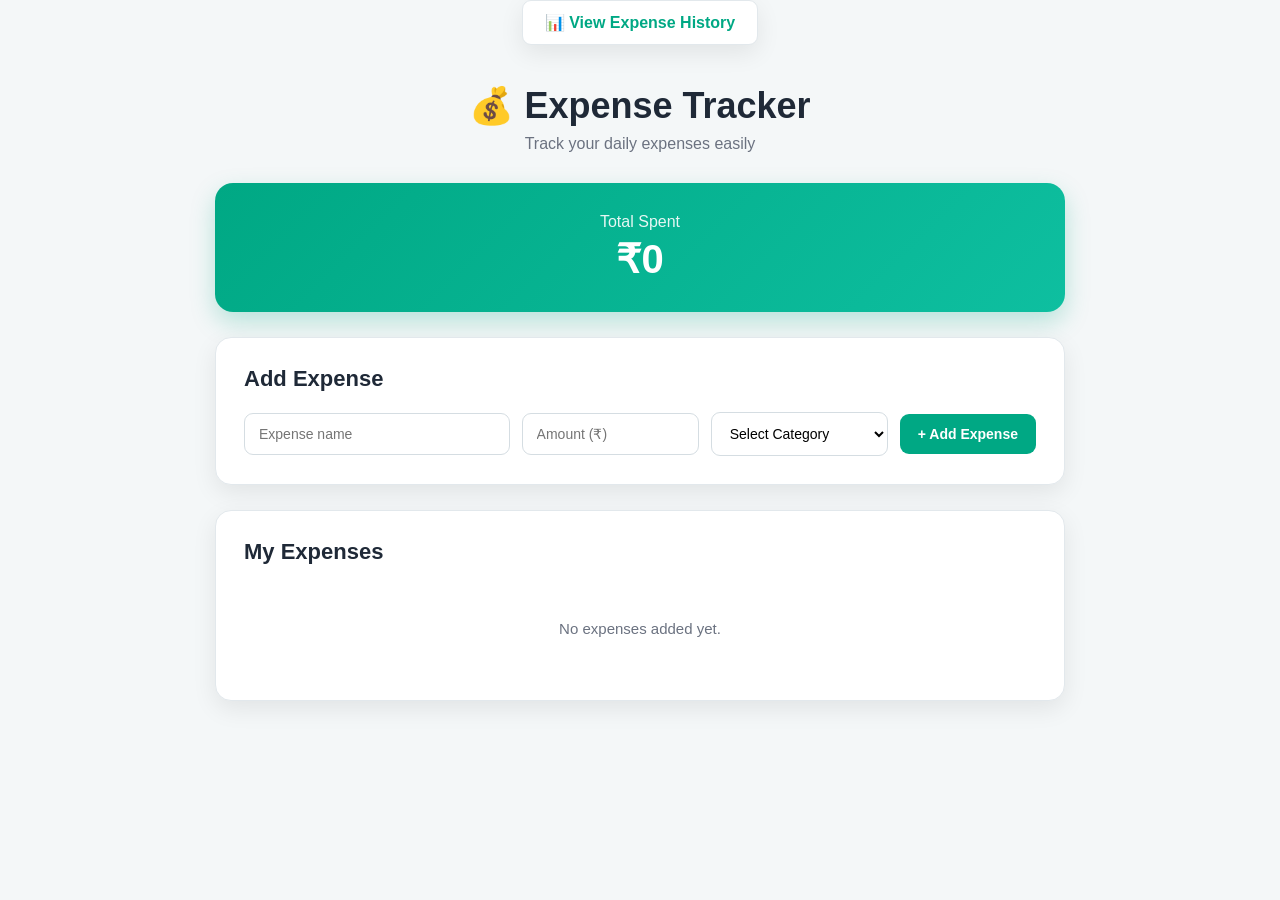
<file: index.html>
<!DOCTYPE html>
<html lang="en">

<head>
    <meta charset="UTF-8">
    <meta name="viewport" content="width=device-width, initial-scale=1.0">

    <title>Expense Tracker</title>

    <link rel="stylesheet" href="style.css">
</head>
<div class="history-nav">
    <a href="history.html">📊 View Expense History</a>
</div>

<body>

    <div class="container">

        <!-- Header -->
        <header>
            <h1>💰 Expense Tracker</h1>
            <p>Track your daily expenses easily</p>
        </header>


        <!-- Total -->
        <section class="total-box">

            <p>Total Spent</p>

            <h2>₹<span id="totalAmount">0</span></h2>

        </section>


        <!-- Add Expense -->
        <section class="expense-form">

            <h2>Add Expense</h2>

            <form id="expenseForm">

                <input
                    type="text"
                    id="expenseName"
                    placeholder="Expense name"
                    required
                >

                <input
                    type="number"
                    id="expenseAmount"
                    placeholder="Amount (₹)"
                    min="1"
                    required
                >

                <select id="expenseCategory" required>

                    <option value="">Select Category</option>

                    <option value="Food">🍔 Food</option>
                    <option value="Travel">🚌 Travel</option>
                    <option value="Shopping">🛍️ Shopping</option>
                    <option value="Bills">💡 Bills</option>
                    <option value="Education">📚 Education</option>
                    <option value="Other">📦 Other</option>

                </select>

                <button type="submit">
                    + Add Expense
                </button>

            </form>

        </section>


        <!-- Expense List -->
        <section class="expense-section">

            <h2>My Expenses</h2>

            <div id="expenseList">

                <p id="emptyMessage">
                    No expenses added yet.
                </p>

            </div>

        </section>

    </div>


    <script src="script.js"></script>

</body>

</html>
</file>
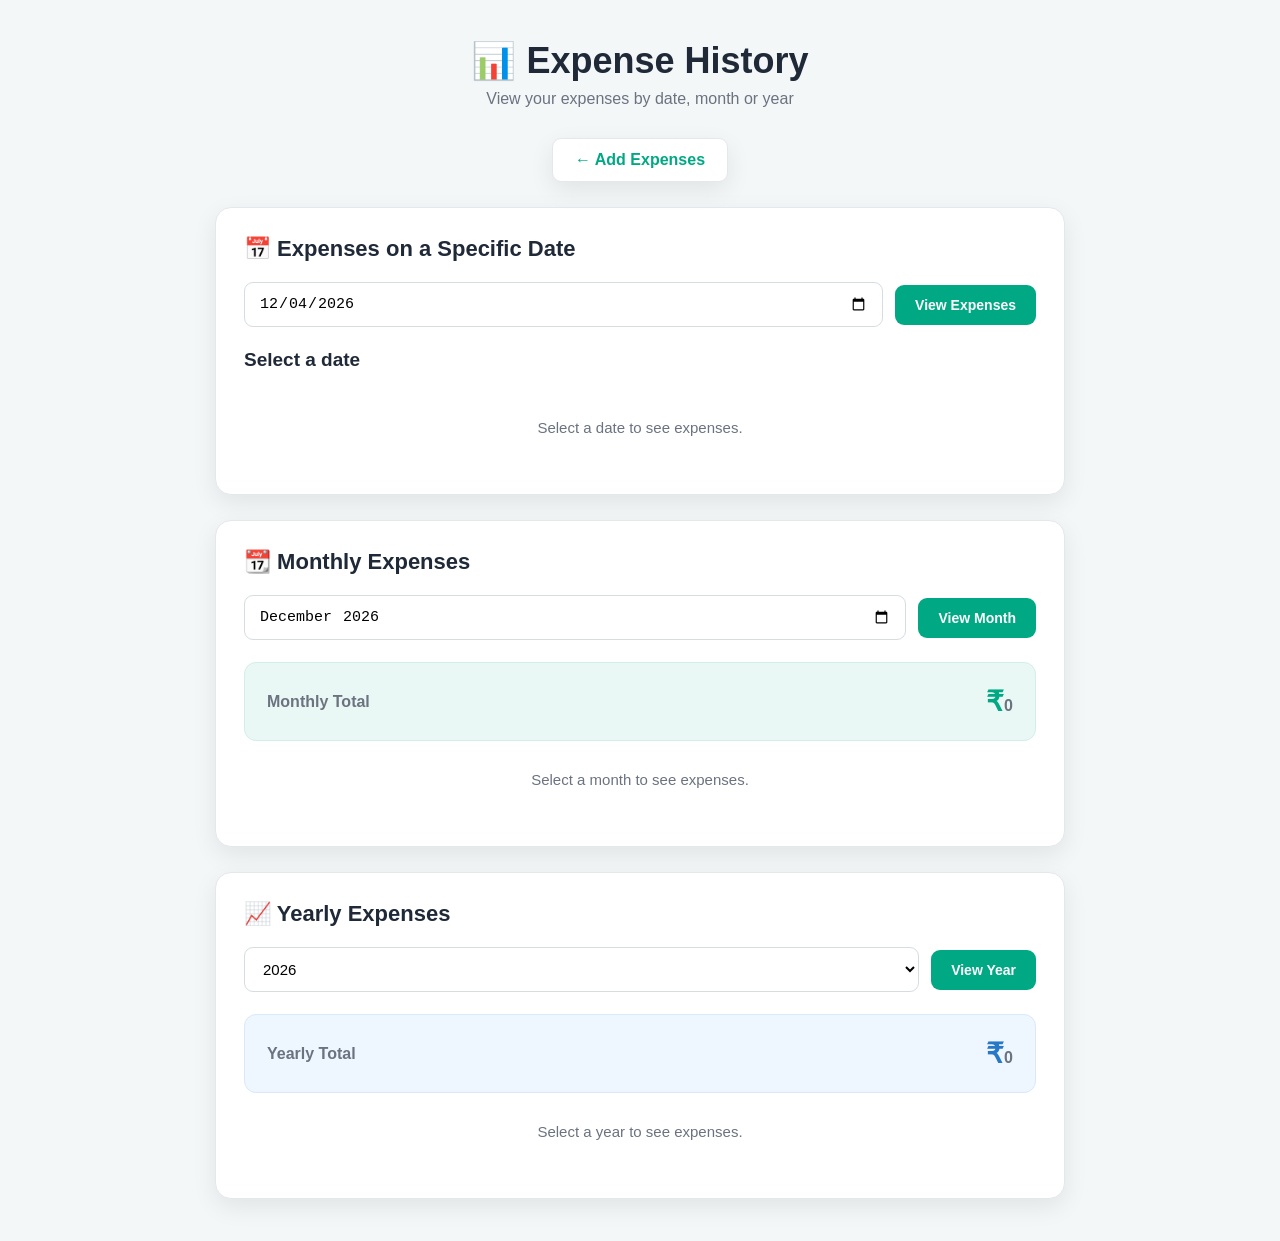
<file: history.html>
<!DOCTYPE html>
<html lang="en">

<head>
    <meta charset="UTF-8">
    <meta name="viewport" content="width=device-width, initial-scale=1.0">

    <title>Expense History</title>

    <link rel="stylesheet" href="style.css">
</head>

<body>

    <div class="container">

        <header>
            <h1>📊 Expense History</h1>
            <p>View your expenses by date, month or year</p>
        </header>


        <!-- Navigation -->

        <div class="history-nav">
            <a href="index.html">← Add Expenses</a>
        </div>


        <!-- Specific Date -->

        <section class="history-card">

            <h2>📅 Expenses on a Specific Date</h2>

            <div class="filter-row">

                <input
                    type="date"
                    id="specificDate"
                >

                <button id="dateBtn">
                    View Expenses
                </button>

            </div>

            <h3 id="dateTitle">
                Select a date
            </h3>

            <div id="dateExpenses">
                <p class="empty-message">
                    Select a date to see expenses.
                </p>
            </div>

        </section>


        <!-- Monthly -->

        <section class="history-card">

            <h2>📆 Monthly Expenses</h2>

            <div class="filter-row">

                <input
                    type="month"
                    id="monthPicker"
                >

                <button id="monthBtn">
                    View Month
                </button>

            </div>

            <div class="report-total">
                <span>Monthly Total</span>
                <strong>
                    ₹<span id="monthTotal">0</span>
                </strong>
            </div>

            <div id="monthExpenses">
                <p class="empty-message">
                    Select a month to see expenses.
                </p>
            </div>

        </section>


        <!-- Yearly -->

        <section class="history-card">

            <h2>📈 Yearly Expenses</h2>

            <div class="filter-row">

                <select id="yearPicker"></select>

                <button id="yearBtn">
                    View Year
                </button>

            </div>

            <div class="report-total yearly">
                <span>Yearly Total</span>
                <strong>
                    ₹<span id="yearTotal">0</span>
                </strong>
            </div>

            <div id="yearExpenses">
                <p class="empty-message">
                    Select a year to see expenses.
                </p>
            </div>

        </section>

    </div>


    <script src="history.js"></script>

</body>

</html>
</file>
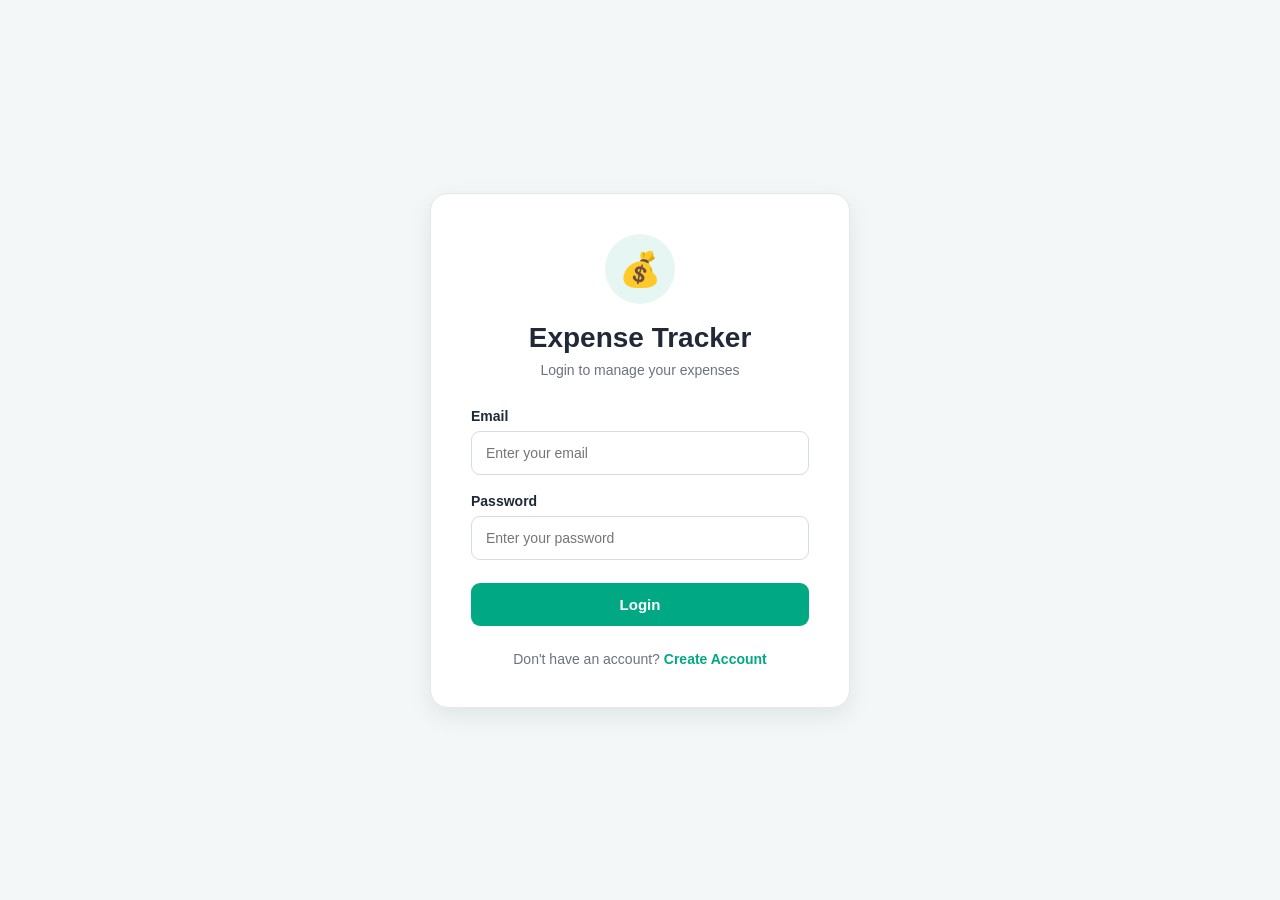
<file: login.html>
<!DOCTYPE html>
<html lang="en">

<head>
    <meta charset="UTF-8">
    <meta name="viewport" content="width=device-width, initial-scale=1.0">

    <title>Login | Expense Tracker</title>

    <link rel="stylesheet" href="style.css">
</head>

<body>

    <div class="login-container">

        <div class="login-card">

            <div class="login-icon">
                💰
            </div>

            <h1>Expense Tracker</h1>

            <p class="login-subtitle">
                Login to manage your expenses
            </p>

            <form id="loginForm">

                <div class="input-group">
                    <label for="email">Email</label>

                    <input
                        type="email"
                        id="email"
                        placeholder="Enter your email"
                        required
                    >
                </div>

                <div class="input-group">
                    <label for="password">Password</label>

                    <input
                        type="password"
                        id="password"
                        placeholder="Enter your password"
                        required
                    >
                </div>

                <button type="submit" class="login-btn">
                    Login
                </button>

            </form>

            <p class="register-text">
                Don't have an account?
                <a href="register.html">Create Account</a>
            </p>

        </div>

    </div>


    <script>
        const loginForm = document.getElementById("loginForm");

        loginForm.addEventListener("submit", function(event) {

            event.preventDefault();

            const email =
                document.getElementById("email").value.trim();

            const password =
                document.getElementById("password").value;

            /*
               Backend/cloud login will be connected here.
               For now this only checks that the fields
               have been entered.
            */

            if (email === "" || password === "") {
                alert("Please enter email and password.");
                return;
            }

            // Temporary navigation until we connect the real backend
            window.location.href = "index.html";
        });
    </script>

</body>

</html>
</file>
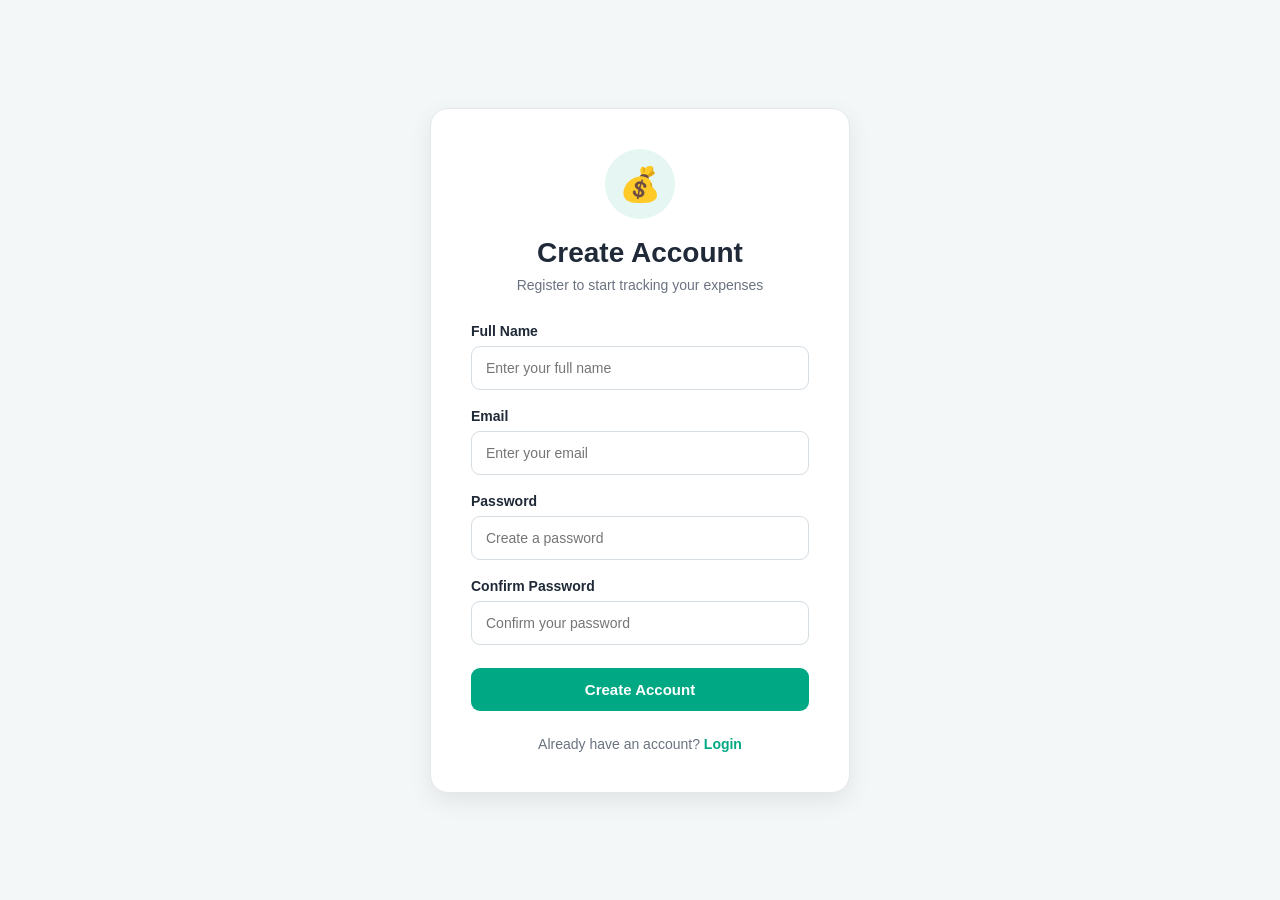
<file: register.html>
<!DOCTYPE html>
<html lang="en">

<head>
    <meta charset="UTF-8">
    <meta name="viewport" content="width=device-width, initial-scale=1.0">

    <title>Register | Expense Tracker</title>

    <link rel="stylesheet" href="style.css">
</head>

<body>

    <div class="login-container">

        <div class="login-card">

            <div class="login-icon">
                💰
            </div>

            <h1>Create Account</h1>

            <p class="login-subtitle">
                Register to start tracking your expenses
            </p>

            <form id="registerForm">

                <div class="input-group">
                    <label for="name">Full Name</label>

                    <input
                        type="text"
                        id="name"
                        placeholder="Enter your full name"
                        required
                    >
                </div>

                <div class="input-group">
                    <label for="email">Email</label>

                    <input
                        type="email"
                        id="email"
                        placeholder="Enter your email"
                        required
                    >
                </div>

                <div class="input-group">
                    <label for="password">Password</label>

                    <input
                        type="password"
                        id="password"
                        placeholder="Create a password"
                        minlength="6"
                        required
                    >
                </div>

                <div class="input-group">
                    <label for="confirmPassword">
                        Confirm Password
                    </label>

                    <input
                        type="password"
                        id="confirmPassword"
                        placeholder="Confirm your password"
                        minlength="6"
                        required
                    >
                </div>

                <button type="submit" class="login-btn">
                    Create Account
                </button>

            </form>

            <p class="register-text">
                Already have an account?
                <a href="login.html">Login</a>
            </p>

        </div>

    </div>


    <script>
        const registerForm =
            document.getElementById("registerForm");

        registerForm.addEventListener("submit", function(event) {

            event.preventDefault();

            const name =
                document.getElementById("name").value.trim();

            const email =
                document.getElementById("email").value.trim();

            const password =
                document.getElementById("password").value;

            const confirmPassword =
                document.getElementById("confirmPassword").value;


            if (password !== confirmPassword) {
                alert("Passwords do not match.");
                return;
            }

            if (password.length < 6) {
                alert("Password must contain at least 6 characters.");
                return;
            }

            /*
                Cloud registration will be connected here.
                Do not store passwords in localStorage.
            */

            alert("Registration form is ready.");

            window.location.href = "login.html";
        });
    </script>

</body>

</html>
</file>
<file: style.css>
/* =====================================================
   EXPENSE TRACKER - STYLE
===================================================== */

* {
    margin: 0;
    padding: 0;
    box-sizing: border-box;
}

:root {
    --primary: #00a884;
    --primary-dark: #008f73;
    --background: #f4f7f8;
    --white: #ffffff;
    --text: #1f2937;
    --muted: #6b7280;
    --border: #e2e8ec;
    --danger: #e74c3c;
    --shadow: 0 8px 25px rgba(0, 0, 0, 0.08);
}

body {
    font-family: "Segoe UI", Arial, sans-serif;
    background: var(--background);
    color: var(--text);
    min-height: 100vh;
}


/* =====================================================
   MAIN CONTAINER
===================================================== */

.container {
    width: 90%;
    max-width: 850px;
    margin: 40px auto;
}


/* =====================================================
   HEADER
===================================================== */

header {
    text-align: center;
    margin-bottom: 30px;
}

header h1 {
    font-size: 36px;
    color: var(--text);
    margin-bottom: 8px;
}

header p {
    color: var(--muted);
    font-size: 16px;
}


/* =====================================================
   TOTAL BOX
===================================================== */

.total-box {
    background: linear-gradient(
        135deg,
        #00a884,
        #0ebfa0
    );

    color: white;

    padding: 30px;

    border-radius: 18px;

    text-align: center;

    box-shadow: 0 10px 25px rgba(0, 168, 132, 0.25);

    margin-bottom: 25px;
}

.total-box p {
    font-size: 16px;
    opacity: 0.9;
    margin-bottom: 5px;
}

.total-box h2 {
    color: white;
    font-size: 40px;
    font-weight: 700;
}


/* =====================================================
   ADD EXPENSE CARD
===================================================== */

.expense-form {
    background: var(--white);

    padding: 28px;

    border-radius: 16px;

    box-shadow: var(--shadow);

    border: 1px solid var(--border);

    margin-bottom: 25px;
}

.expense-form h2 {
    font-size: 22px;
    margin-bottom: 20px;
}


/* =====================================================
   FORM
===================================================== */

#expenseForm {
    display: grid;

    grid-template-columns:
        1.5fr
        1fr
        1fr
        auto;

    gap: 12px;

    align-items: center;
}

#expenseForm input,
#expenseForm select {
    width: 100%;

    padding: 12px 14px;

    border: 1px solid #d5dde2;

    border-radius: 9px;

    font-size: 14px;

    outline: none;

    background: white;

    transition: 0.2s;
}

#expenseForm input:focus,
#expenseForm select:focus {
    border-color: var(--primary);

    box-shadow:
        0 0 0 3px
        rgba(0, 168, 132, 0.1);
}


/* =====================================================
   ADD BUTTON
===================================================== */

#expenseForm button {
    padding: 12px 18px;

    border: none;

    border-radius: 9px;

    background: var(--primary);

    color: white;

    font-size: 14px;

    font-weight: 600;

    cursor: pointer;

    white-space: nowrap;

    transition: 0.25s;
}

#expenseForm button:hover {
    background: var(--primary-dark);

    transform: translateY(-2px);

    box-shadow:
        0 5px 12px
        rgba(0, 168, 132, 0.2);
}


/* =====================================================
   EXPENSE SECTION
===================================================== */

.expense-section {
    background: white;

    padding: 28px;

    border-radius: 16px;

    box-shadow: var(--shadow);

    border: 1px solid var(--border);
}

.expense-section h2 {
    font-size: 22px;

    margin-bottom: 20px;
}


/* =====================================================
   EXPENSE ITEM
===================================================== */

.expense-item {
    display: flex;

    align-items: center;

    justify-content: space-between;

    padding: 16px;

    margin-bottom: 12px;

    background: #f8fafb;

    border: 1px solid var(--border);

    border-radius: 11px;

    transition: 0.2s;
}

.expense-item:hover {
    transform: translateX(3px);

    box-shadow:
        0 5px 12px
        rgba(0, 0, 0, 0.06);
}


/* =====================================================
   EXPENSE DETAILS
===================================================== */

.expense-info {
    display: flex;

    align-items: center;

    gap: 14px;
}

.expense-icon {
    width: 45px;

    height: 45px;

    display: flex;

    align-items: center;

    justify-content: center;

    background: #e6f7f3;

    border-radius: 10px;

    font-size: 22px;
}

.expense-name {
    font-weight: 600;

    font-size: 16px;

    margin-bottom: 3px;
}

.expense-category {
    color: var(--muted);

    font-size: 13px;
}


/* =====================================================
   AMOUNT
===================================================== */

.expense-right {
    display: flex;

    align-items: center;

    gap: 15px;
}

.expense-amount {
    font-size: 17px;

    font-weight: 700;

    color: var(--text);
}


/* =====================================================
   DELETE BUTTON
===================================================== */

.delete-btn {
    border: none;

    background: #fff0ee;

    color: var(--danger);

    padding: 8px 11px;

    border-radius: 7px;

    cursor: pointer;

    font-size: 13px;

    font-weight: 600;

    transition: 0.2s;
}

.delete-btn:hover {
    background: var(--danger);

    color: white;
}


/* =====================================================
   EMPTY MESSAGE
===================================================== */

#emptyMessage {
    text-align: center;

    padding: 35px 10px;

    color: var(--muted);

    font-size: 15px;
}


/* =====================================================
   RESPONSIVE DESIGN
===================================================== */

@media (max-width: 750px) {

    .container {
        width: 92%;

        margin: 25px auto;
    }

    header h1 {
        font-size: 30px;
    }

    #expenseForm {
        grid-template-columns: 1fr 1fr;
    }

    #expenseForm input:first-child {
        grid-column: 1 / -1;
    }

    #expenseForm button {
        grid-column: 1 / -1;
    }
}


@media (max-width: 500px) {

    .container {
        width: 94%;
    }

    header h1 {
        font-size: 27px;
    }

    .total-box {
        padding: 25px 15px;
    }

    .total-box h2 {
        font-size: 34px;
    }

    .expense-form,
    .expense-section {
        padding: 20px;
    }

    #expenseForm {
        grid-template-columns: 1fr;
    }

    #expenseForm input:first-child,
    #expenseForm button {
        grid-column: auto;
    }

    .expense-item {
        align-items: flex-start;
    }

    .expense-right {
        flex-direction: column;
        align-items: flex-end;
        gap: 7px;
    }

    .expense-info {
        gap: 10px;
    }

    .expense-icon {
        width: 40px;
        height: 40px;
        font-size: 19px;
    }
}
/* =====================================================
   EXPENSE HISTORY PAGE
===================================================== */

.history-nav {
    text-align: center;
    margin-bottom: 25px;
}

.history-nav a {
    display: inline-block;
    padding: 12px 22px;
    background: white;
    color: var(--primary);
    text-decoration: none;
    border: 1px solid var(--border);
    border-radius: 9px;
    font-weight: 600;
    box-shadow: var(--shadow);
    transition: 0.2s;
}

.history-nav a:hover {
    background: var(--primary);
    color: white;
    transform: translateY(-2px);
}


/* =====================================================
   HISTORY CARD
===================================================== */

.history-card {
    background: white;
    padding: 28px;
    margin-bottom: 25px;
    border-radius: 16px;
    border: 1px solid var(--border);
    box-shadow: var(--shadow);
}

.history-card h2 {
    font-size: 22px;
    margin-bottom: 20px;
}


/* =====================================================
   FILTER
===================================================== */

.filter-row {
    display: flex;
    gap: 12px;
    margin-bottom: 22px;
    align-items: center;
}

.filter-row input,
.filter-row select {
    flex: 1;
    padding: 12px 14px;
    border: 1px solid #d5dde2;
    border-radius: 9px;
    font-size: 15px;
    outline: none;
    background: white;
}

.filter-row input:focus,
.filter-row select:focus {
    border-color: var(--primary);
    box-shadow: 0 0 0 3px rgba(0, 168, 132, 0.1);
}

.filter-row button {
    padding: 12px 20px;
    border: none;
    border-radius: 9px;
    background: var(--primary);
    color: white;
    font-size: 14px;
    font-weight: 600;
    cursor: pointer;
    transition: 0.2s;
}

.filter-row button:hover {
    background: var(--primary-dark);
    transform: translateY(-2px);
}


/* =====================================================
   SELECTED DATE TITLE
===================================================== */

#dateTitle {
    font-size: 19px;
    margin: 10px 0 18px;
    color: var(--text);
}


/* =====================================================
   MONTHLY / YEARLY TOTAL
===================================================== */

.report-total {
    display: flex;
    align-items: center;
    justify-content: space-between;

    padding: 22px;

    background: #e9f8f4;

    border-radius: 12px;

    border: 1px solid #d3eee8;
}

.report-total span {
    color: var(--muted);
    font-size: 16px;
    font-weight: 600;
}

.report-total strong {
    color: var(--primary);
    font-size: 28px;
}


/* YEARLY TOTAL */

.report-total.yearly {
    background: #eef6ff;
    border-color: #d9e9fa;
}

.report-total.yearly strong {
    color: #2878c8;
}


/* =====================================================
   DATE EXPENSE
===================================================== */

.history-expense {
    display: flex;
    align-items: center;
    justify-content: space-between;

    padding: 16px;

    margin-bottom: 12px;

    background: #f8fafb;

    border: 1px solid var(--border);

    border-radius: 11px;

    transition: 0.2s;
}

.history-expense:hover {
    transform: translateX(3px);
    box-shadow: 0 5px 12px rgba(0, 0, 0, 0.06);
}


/* =====================================================
   DATE EXPENSE LEFT SIDE
===================================================== */

.history-expense-left {
    display: flex;
    align-items: center;
    gap: 14px;
}


/* =====================================================
   ICON
===================================================== */

.history-icon {
    width: 45px;
    height: 45px;

    display: flex;
    align-items: center;
    justify-content: center;

    background: #e6f7f3;

    border-radius: 10px;

    font-size: 22px;
}


/* =====================================================
   NAME
===================================================== */

.history-name {
    font-size: 16px;
    font-weight: 600;
    margin-bottom: 4px;
}


/* =====================================================
   CATEGORY + DATE
===================================================== */

.history-category {
    color: var(--muted);
    font-size: 13px;
}


/* =====================================================
   AMOUNT
===================================================== */

.history-amount {
    font-size: 17px;
    font-weight: 700;
    color: var(--text);
}


/* =====================================================
   EMPTY MESSAGE
===================================================== */

.empty-message {
    text-align: center;
    color: var(--muted);
    padding: 30px 10px;
    font-size: 15px;
}


/* =====================================================
   MOBILE
===================================================== */

@media (max-width: 600px) {

    .history-card {
        padding: 20px;
    }

    .filter-row {
        flex-direction: column;
        align-items: stretch;
    }

    .filter-row input,
    .filter-row select,
    .filter-row button {
        width: 100%;
    }

    .report-total {
        padding: 18px;
    }

    .report-total strong {
        font-size: 24px;
    }

    .history-expense {
        padding: 13px;
    }

    .history-expense-left {
        gap: 10px;
    }

    .history-icon {
        width: 40px;
        height: 40px;
        font-size: 19px;
    }

    .history-name {
        font-size: 15px;
    }

    .history-amount {
        font-size: 15px;
    }
}

/* =====================================================
   LOGIN PAGE
===================================================== */

.login-container {
    min-height: 100vh;

    display: flex;
    align-items: center;
    justify-content: center;

    padding: 25px;
}

.login-card {
    width: 100%;
    max-width: 420px;

    background: white;

    padding: 40px;

    border-radius: 18px;

    border: 1px solid var(--border);

    box-shadow: var(--shadow);

    text-align: center;
}

.login-icon {
    width: 70px;
    height: 70px;

    margin: 0 auto 18px;

    display: flex;
    align-items: center;
    justify-content: center;

    background: #e6f7f3;

    border-radius: 50%;

    font-size: 34px;
}

.login-card h1 {
    font-size: 28px;
    margin-bottom: 8px;
}

.login-subtitle {
    color: var(--muted);
    font-size: 14px;
    margin-bottom: 30px;
}


/* INPUTS */

.input-group {
    text-align: left;
    margin-bottom: 18px;
}

.input-group label {
    display: block;

    margin-bottom: 7px;

    font-size: 14px;
    font-weight: 600;

    color: var(--text);
}

.input-group input {
    width: 100%;

    padding: 13px 14px;

    border: 1px solid #d5dde2;

    border-radius: 9px;

    font-size: 14px;

    outline: none;

    transition: 0.2s;
}

.input-group input:focus {
    border-color: var(--primary);

    box-shadow:
        0 0 0 3px
        rgba(0, 168, 132, 0.1);
}


/* LOGIN BUTTON */

.login-btn {
    width: 100%;

    padding: 13px;

    margin-top: 5px;

    border: none;

    border-radius: 9px;

    background: var(--primary);

    color: white;

    font-size: 15px;

    font-weight: 600;

    cursor: pointer;

    transition: 0.2s;
}

.login-btn:hover {
    background: var(--primary-dark);

    transform: translateY(-2px);

    box-shadow:
        0 5px 12px
        rgba(0, 168, 132, 0.2);
}


/* REGISTER LINK */

.register-text {
    margin-top: 25px;

    color: var(--muted);

    font-size: 14px;
}

.register-text a {
    color: var(--primary);

    text-decoration: none;

    font-weight: 600;
}

.register-text a:hover {
    text-decoration: underline;
}


/* MOBILE */

@media (max-width: 500px) {

    .login-card {
        padding: 30px 22px;
    }

    .login-card h1 {
        font-size: 25px;
    }
}
</file>
